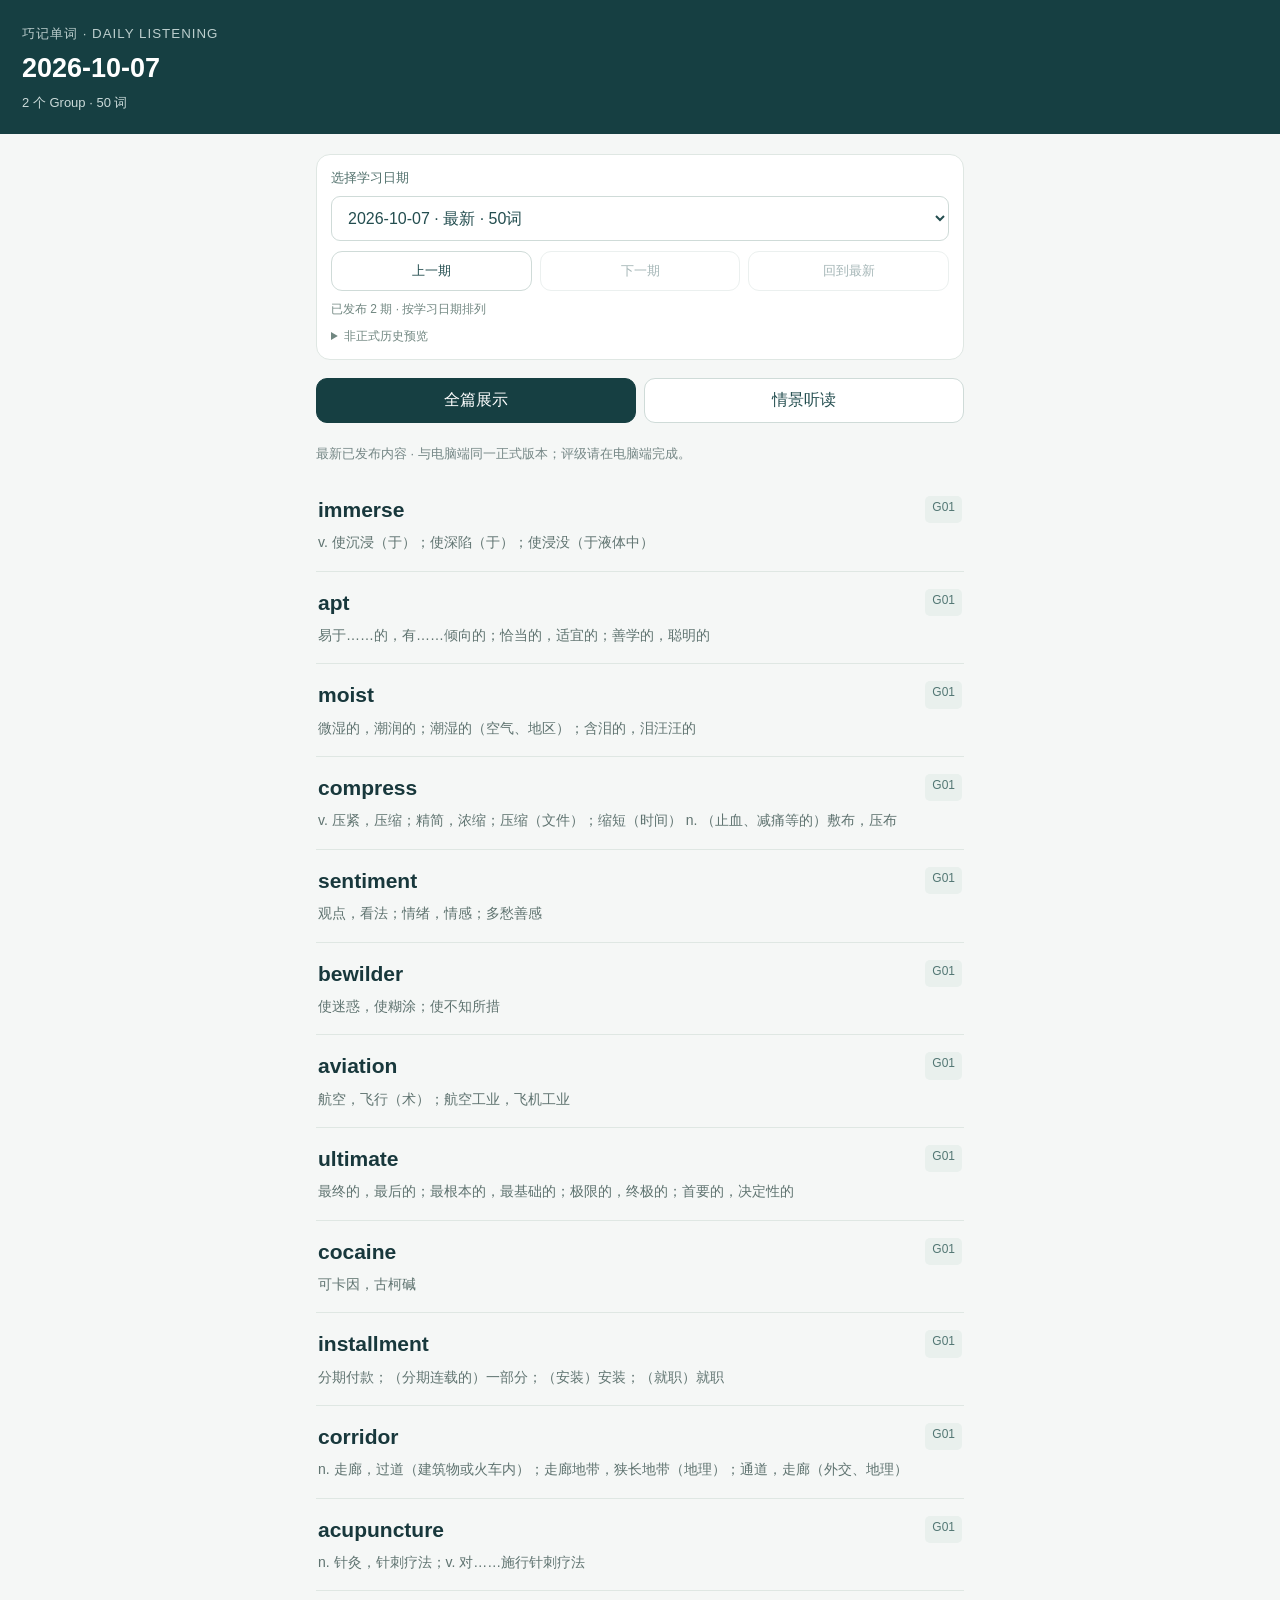
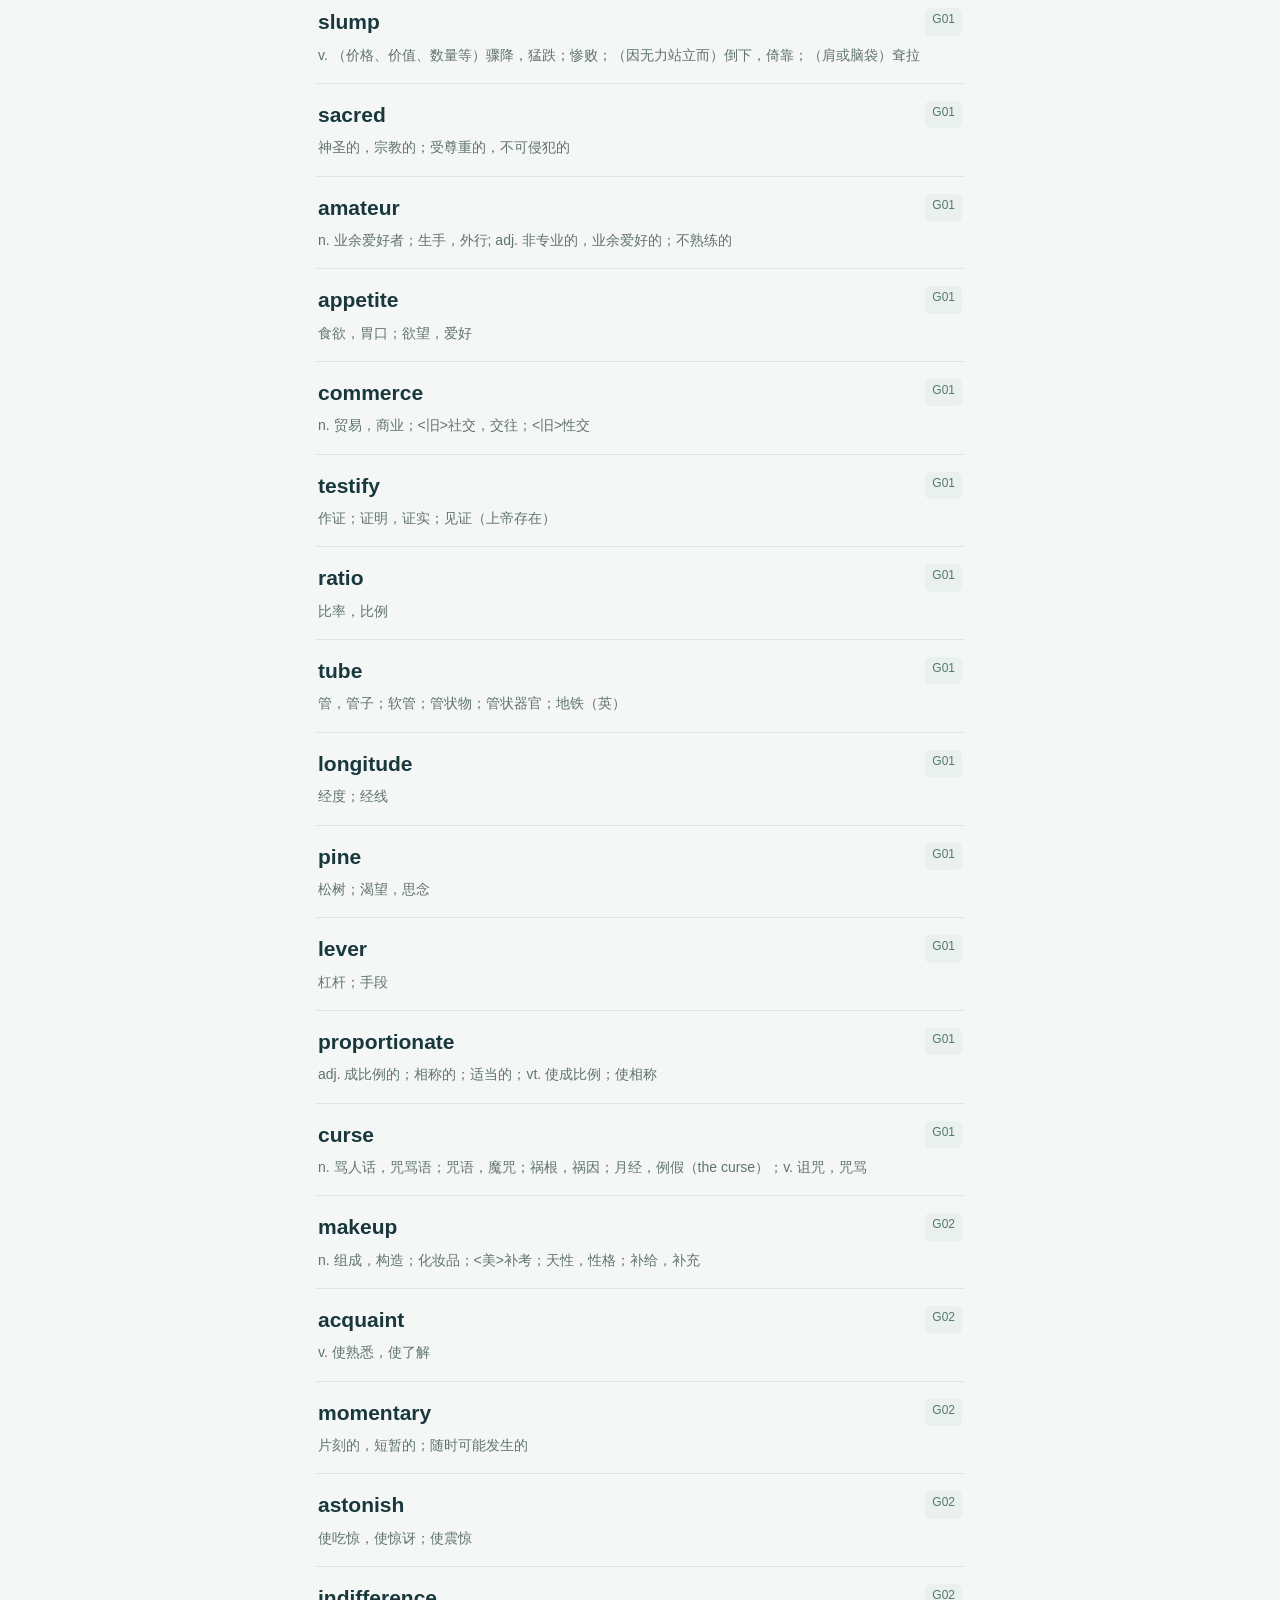
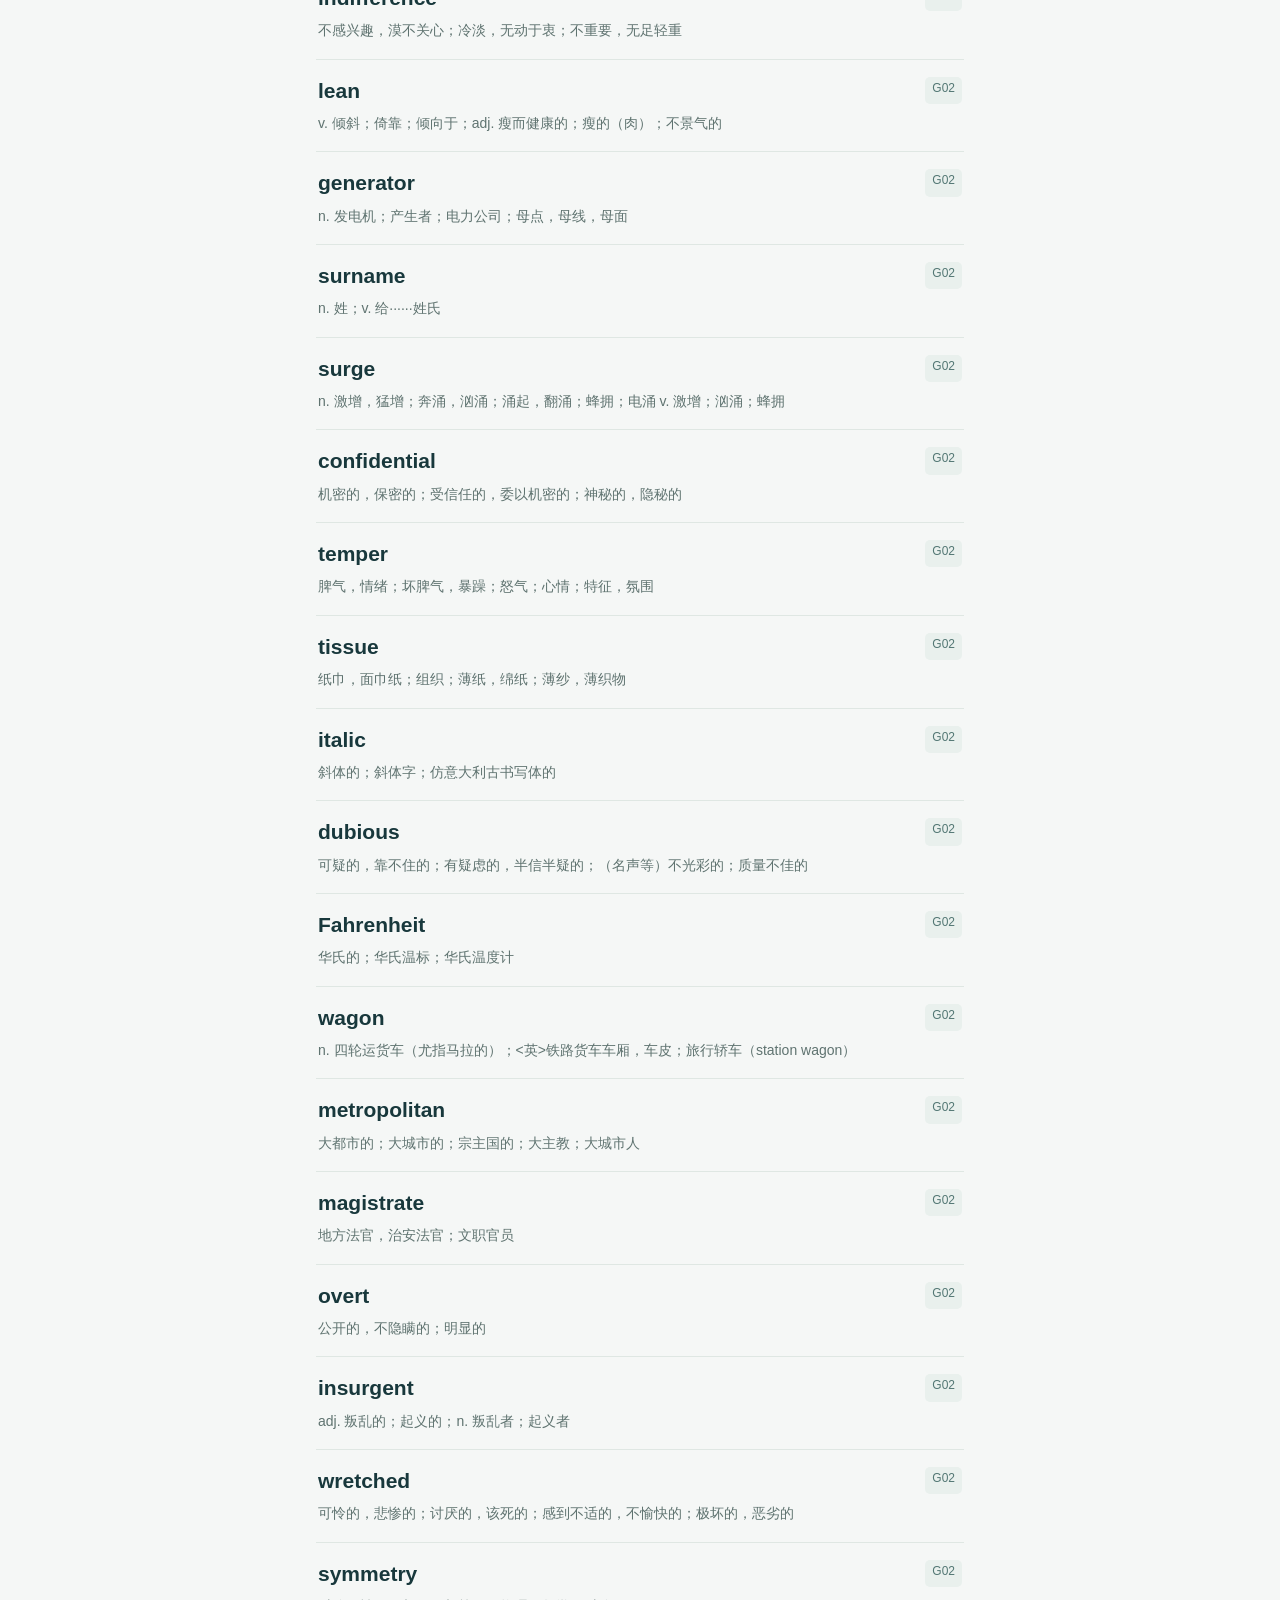
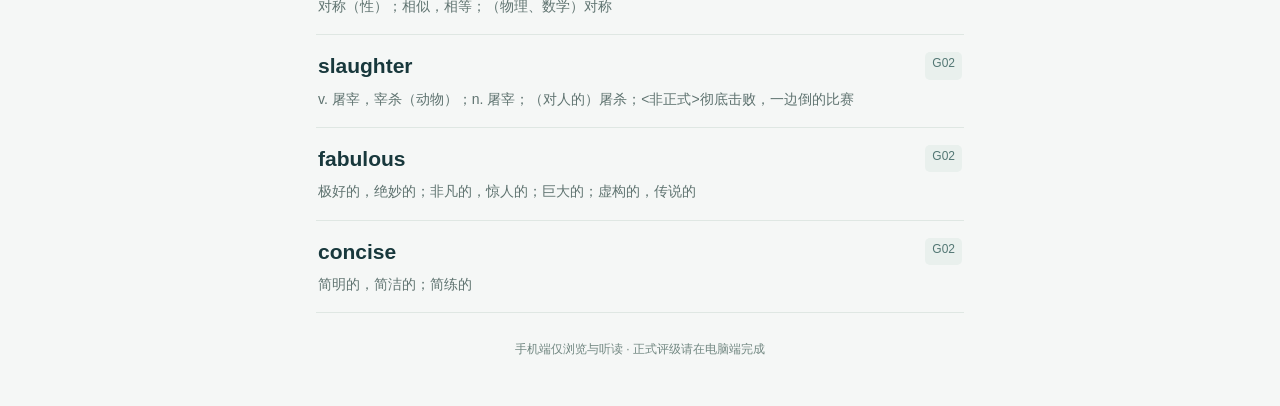
<file: index.html>
<!doctype html>
<html lang="zh-CN"><head><meta charset="utf-8"><meta name="viewport" content="width=device-width,initial-scale=1,viewport-fit=cover"><meta name="theme-color" content="#163f42"><title>巧记单词 · 每日听读</title>
<style>
:root{font-family:-apple-system,BlinkMacSystemFont,"PingFang SC",sans-serif;color:#18383c;background:#f5f7f6;font-synthesis:none}*{box-sizing:border-box}body{margin:0}header{padding:calc(24px + env(safe-area-inset-top)) 22px 22px;background:#163f42;color:#fff}header small{letter-spacing:2px;color:#bccecd}h1{font-size:27px;margin:10px 0}#subtitle{font-size:13px;color:#cbdad9}main{max-width:680px;margin:auto;padding:20px 16px 36px}nav{display:flex;gap:8px;margin-bottom:20px}button,a.button{font:inherit;border:1px solid #cfdbd8;border-radius:11px;background:#fff;color:#234d4f;padding:11px 15px;cursor:pointer;text-decoration:none}button:disabled{opacity:.4}nav button{flex:1}button.active{background:#163f42;color:#fff;border-color:#163f42}.hint{font-size:13px;color:#758786;line-height:1.7;margin:12px 0 20px}.packTag{font-size:12px;color:#537774;background:#e9f0ed;border-radius:5px;padding:4px 7px;white-space:nowrap}.word{display:grid;grid-template-columns:1fr auto;gap:8px;padding:17px 2px;border-bottom:1px solid #dfe7e3}.word b{font-size:21px;line-height:1.3}.word p{grid-column:1/-1;margin:0;font-size:14px;color:#5f7370;line-height:1.6}article{background:white;border-radius:16px;padding:20px;box-shadow:0 3px 14px #1b403b08}article h2{font-size:20px;margin:0 0 9px}article h3{font-size:16px;margin:25px 0 10px;color:#376664}article p{font-size:18px;line-height:2.1;margin:0;color:#314944;overflow-wrap:anywhere}.target{color:#096d72;font-weight:600}.gloss{font-weight:400;font-size:15px;color:#738784}body.hide-gloss .gloss{display:none}.controls{background:white;border:1px solid #e1e9e4;border-radius:16px;padding:16px;margin-top:14px;position:sticky;bottom:calc(8px + env(safe-area-inset-bottom));box-shadow:0 4px 20px #19342f12}audio{display:block;width:100%;margin-bottom:12px}.row{display:flex;align-items:center;justify-content:center;gap:8px;margin:10px 0;flex-wrap:wrap}.row button{padding:9px 12px;font-size:14px}#play{min-width:95px;background:#163f42;color:white}label{font-size:13px;color:#52716d;display:flex;align-items:center;gap:8px}.pack-nav{display:flex;justify-content:space-between;align-items:center;gap:8px;margin:16px 0}.pack-nav span{font-size:13px}#error{color:#935147;white-space:pre-wrap}.foot{font-size:12px;color:#718781;text-align:center;margin-top:28px}.foot a{color:inherit}#playerMessage{font-size:12px;color:#805840;text-align:center}button:focus-visible,a:focus-visible{outline:3px solid #75b3a6;outline-offset:2px}
.date-picker{background:white;border:1px solid #dfe7e3;border-radius:14px;padding:14px;margin-bottom:18px}.date-picker label{display:block;font-weight:600;margin-bottom:9px}.date-picker select{width:100%;font:inherit;font-size:16px;padding:12px;border:1px solid #cfdbd8;border-radius:9px;background:#fff;color:#234d4f}.date-actions{display:flex;gap:8px;margin-top:10px}.date-actions button{flex:1;font-size:13px;padding:10px 7px}.date-meta{font-size:12px;color:#718781;margin:10px 0 0}.date-picker details{font-size:12px;color:#718781;margin-top:10px}.date-picker details a{display:block;padding:8px 0;color:#537774}header small{letter-spacing:1px}#notice{margin-bottom:14px}</style></head><body><header><small>巧记单词 · DAILY LISTENING</small><h1 id="date">每日移动听读</h1><div id="subtitle">正在读取…</div></header><main><section class="date-picker" aria-label="选择学习日期"><label for="studyDate">选择学习日期</label><select id="studyDate" disabled><option>正在读取已发布日期…</option></select><div class="date-actions"><button id="older" disabled>上一期</button><button id="newer" disabled>下一期</button><button id="latestDate" disabled>回到最新</button></div><p id="dateMeta" class="date-meta" aria-live="polite"></p><details id="previewArchive" hidden><summary>非正式历史预览</summary><div id="previewLinks"></div></details></section><nav aria-label="学习模式"><button id="fullTab" class="active" aria-selected="true">全篇展示</button><button id="listenTab" aria-selected="false">情景听读</button></nav><p id="notice" class="hint">次日预习 · 按正式学习顺序浏览；评级请在电脑端完成。</p><div id="error" role="status"></div><section id="overview" aria-label="全部目标词"></section><section id="listening" hidden><div class="pack-nav"><button id="previous">上一 Group</button><span id="packNumber"></span><button id="next">下一 Group</button></div><article><h2 id="packTitle"></h2><div id="scenes"></div></article><div class="controls"><audio id="audio" controls preload="metadata" playsinline></audio><div class="row"><button id="back">−15 秒</button><button id="play">播放</button><button id="forward">+15 秒</button></div><div class="row" aria-label="播放速度"><button data-rate="0.8">0.8×</button><button data-rate="1">1×</button><button data-rate="1.2">1.2×</button><label><input type="checkbox" id="gloss" checked>显示中文释义</label></div><div id="playerMessage" role="status"></div></div></section><p class="foot">手机端仅浏览与听读 · 正式评级请在电脑端完成</p></main>
<script>
'use strict';
const $=id=>document.getElementById(id),audio=$('audio');
const base=new URL(location.pathname.endsWith('/latest/')?'../':'./',location.href);
let data,units=[],index=0,positions={},pref={},entries=[],currentPath,loadId=0,loading=false,restorePosition=0,saveAt=0,refreshAt=0;
try{pref=JSON.parse(localStorage.getItem('daily-listening')||'{}')}catch(e){}
const esc=s=>String(s??'').replace(/[&<>"']/g,c=>({'&':'&amp;','<':'&lt;','>':'&gt;','"':'&quot;',"'":'&#39;'}[c]));
const key=d=>d.date+':'+d.content_hash;
function display(s){let result='',offset=0;for(const match of s.content_markup.matchAll(/\{\{([^{}|]+)\|([^{}|]+)\}\}/g)){const token=match[1].trim()+'（'+match[2].trim()+'）';const at=s.display_content.indexOf(token,offset);if(at<0)throw Error('正式正文与释义不一致。');result+=esc(s.display_content.slice(offset,at))+'<span class="target">'+esc(match[1].trim())+'<span class="gloss">（'+esc(match[2].trim())+'）</span></span>';offset=at+token.length}return result+esc(s.display_content.slice(offset))}
function save(){if(!data||loading||!units[index])return;positions[units[index].group_id]=audio.currentTime||0;const k=key(data);const savedPositions=pref.last_audio_position?.entries||{};savedPositions[k]={...positions};const savedGroups=pref.last_pack?.entries||{};savedGroups[k]=units[index].group_id;pref={last_pack:{date:data.date,content_hash:data.content_hash,group_id:units[index].group_id,entries:savedGroups},last_audio_position:{date:data.date,content_hash:data.content_hash,positions:{...positions},entries:savedPositions},playback_rate:audio.playbackRate||1,show_gloss:$('gloss').checked};try{localStorage.setItem('daily-listening',JSON.stringify(pref))}catch(e){}}
function rate(r){audio.playbackRate=r;document.querySelectorAll('[data-rate]').forEach(b=>b.classList.toggle('active',Number(b.dataset.rate)===r));save()}
function mode(listen){$('overview').hidden=listen;$('listening').hidden=!listen;for(const [id,active] of [['fullTab',!listen],['listenTab',listen]]){$(id).classList.toggle('active',active);$(id).setAttribute('aria-selected',String(active))}}
function pack(i){if(!data)return;if(audio.src)save();audio.pause();index=Math.max(0,Math.min(i,units.length-1));const p=units[index];$('previous').disabled=index===0;$('next').disabled=index===units.length-1;$('packNumber').textContent=`${index+1} / ${units.length}`;$('packTitle').textContent=`${p.group_id} · 本期 ${p.words.length} 词`;$('scenes').innerHTML=p.segments.map(s=>'<h3>'+esc(s.title)+'</h3><p>'+display(s)+'</p>').join('');restorePosition=positions[p.group_id]||0;loading=true;audio.src=new URL(p.audio,new URL(currentPath,base)).href;audio.load();$('playerMessage').textContent='';if('mediaSession' in navigator)navigator.mediaSession.metadata=new MediaMetadata({title:p.group_id+' · '+data.date,artist:'巧记单词',album:'每日移动听读'});}
audio.addEventListener('loadedmetadata',()=>{const pos=restorePosition;loading=false;if(Number.isFinite(audio.duration)&&pos<audio.duration-1)audio.currentTime=pos;rate([.8,1,1.2].includes(Number(pref.playback_rate))?Number(pref.playback_rate):1)});
audio.addEventListener('timeupdate',()=>{if(Date.now()-saveAt>1000){saveAt=Date.now();save()}});audio.addEventListener('seeked',save);audio.addEventListener('pause',()=>{$('play').textContent='播放';save()});audio.addEventListener('play',()=>{$('play').textContent='暂停'});audio.addEventListener('error',()=>{loading=false;$('playerMessage').textContent='音频暂未加载，请检查网络后重试。'});
function seek(delta){if(Number.isFinite(audio.duration)){audio.currentTime=Math.max(0,Math.min(audio.duration,audio.currentTime+delta));save()}}
async function play(){try{await audio.play();$('playerMessage').textContent=''}catch(e){$('playerMessage').textContent='请点击音频控件开始播放。'}}
$('play').onclick=()=>audio.paused?play():audio.pause();$('back').onclick=()=>seek(-15);$('forward').onclick=()=>seek(15);$('previous').onclick=()=>pack(index-1);$('next').onclick=()=>pack(index+1);$('fullTab').onclick=()=>mode(false);$('listenTab').onclick=()=>mode(true);
document.querySelectorAll('[data-rate]').forEach(b=>b.onclick=()=>{pref.playback_rate=Number(b.dataset.rate);rate(pref.playback_rate)});$('gloss').onchange=()=>{document.body.classList.toggle('hide-gloss',!$('gloss').checked);save()};window.addEventListener('pagehide',save);
if('mediaSession' in navigator){for(const [action,handler] of [['play',play],['pause',()=>audio.pause()],['seekbackward',()=>seek(-15)],['seekforward',()=>seek(15)],['previoustrack',()=>pack(index-1)],['nexttrack',()=>pack(index+1)]]){try{navigator.mediaSession.setActionHandler(action,handler)}catch(e){}}try{navigator.mediaSession.setActionHandler('seekto',e=>{audio.currentTime=e.seekTime;save()})}catch(e){}}
function validEntry(m){return m?.schema_version===2&&!m.preview&&/^\d{4}-\d{2}-\d{2}$/.test(m.date)&&m.path===m.date+'/'+m.content_hash+'/'&&/^[a-f0-9]{64}$/.test(m.content_hash)&&/^[a-f0-9]{64}$/.test(m.artifact_hash)}
async function json(path){const url=new URL(path,base);url.searchParams.set('v',Date.now());const r=await fetch(url,{cache:'no-store'});if(!r.ok){const error=Error('内容暂未加载，请检查网络后重试。');error.status=r.status;throw error}return r.json()}
function dates(){const selected=data?.date||entries[0]?.date;$('studyDate').innerHTML=entries.map((e,i)=>'<option value="'+esc(e.date)+'">'+esc(e.date)+(i===0?' · 最新':'')+(e.word_count?' · '+e.word_count+'词':'')+'</option>').join('');$('studyDate').value=selected;const i=entries.findIndex(e=>e.date===selected);$('studyDate').disabled=!entries.length;$('older').disabled=i<0||i>=entries.length-1;$('newer').disabled=i<=0;$('latestDate').disabled=!entries.length||(i===0&&data?.content_hash===entries[0].content_hash);$('dateMeta').textContent=`已发布 ${entries.length} 期 · 按学习日期排列`;}
function address(day,push){const url=new URL(location.href);if(day===entries[0]?.date)url.searchParams.delete('date');else url.searchParams.set('date',day);url.searchParams.delete('v');if(push)history.pushState({},'',url);else history.replaceState({},'',url)}
async function choose(day,push=true){const entry=entries.find(e=>e.date===day);if(!entry)return;const id=++loadId;save();audio.pause();$('error').textContent='';$('dateMeta').textContent='正在读取 '+day+'…';try{const url=new URL(entry.path+'content.json',base);url.searchParams.set('v',entry.artifact_hash);const r=await fetch(url,{cache:'no-store'});if(!r.ok)throw Error('这期内容暂未加载，请稍后重试。');const bytes=await r.arrayBuffer();const hash=Array.from(new Uint8Array(await crypto.subtle.digest('SHA-256',bytes))).map(v=>v.toString(16).padStart(2,'0')).join('');const next=JSON.parse(new TextDecoder().decode(bytes));if(hash!==entry.artifact_hash||next.content_hash!==entry.content_hash||next.session_id!==entry.session_id||next.queue_snapshot_hash!==entry.queue_snapshot_hash||next.date!==entry.date||next.preview||JSON.stringify(next.groups.map(g=>({group_id:g.group_id,group_signature:g.group_signature,active_version:g.active_version,content_hash:g.content_hash})))!==JSON.stringify(entry.groups))throw Error('这期内容正在同步，请稍后重试。');if(id!==loadId)return;loading=true;data=next;units=data.groups;currentPath=entry.path;const k=key(data);positions={...(pref.last_audio_position?.entries?.[k]||(pref.last_audio_position?.date===data.date&&pref.last_audio_position?.content_hash===data.content_hash?pref.last_audio_position.positions:{}))};const lastGroup=pref.last_pack?.entries?.[k]||(pref.last_pack?.date===data.date&&pref.last_pack?.content_hash===data.content_hash?pref.last_pack.group_id:null);const last=units.findIndex(g=>g.group_id===lastGroup);$('date').textContent=data.date;$('subtitle').textContent=`${units.length} 个 Group · ${data.words.length} 词`;$('notice').textContent=(day===entries[0].date?'最新已发布内容':'历史内容回顾')+' · 与电脑端同一正式版本；评级请在电脑端完成。';$('overview').innerHTML=data.words.map(w=>'<div class="word"><b>'+esc(w.word)+'</b><span class="packTag">'+esc(w.group_id)+'</span><p>'+esc(w.translation)+'</p></div>').join('');$('gloss').checked=pref.show_gloss!==false;document.body.classList.toggle('hide-gloss',!$('gloss').checked);pack(last<0?0:last);dates();address(day,push)}catch(e){if(id===loadId){$('error').textContent=e.message;dates()}}}
async function refresh(initial=false){try{const latest=await json('manifest.json');let archive;try{archive=await json('history.json')}catch(e){if(e.status!==404)throw e;archive={entries:[],previews:[]}}const byDate=new Map((archive.entries||[]).filter(validEntry).map(e=>[e.date,e]));if(validEntry(latest))byDate.set(latest.date,latest);entries=Array.from(byDate.values()).sort((a,b)=>b.date.localeCompare(a.date));const previews=(archive.previews||[]).filter(p=>p.preview&&/^\d{4}-\d{2}-\d{2}\/$/.test(p.path));$('previewArchive').hidden=!previews.length;$('previewLinks').innerHTML=previews.map(p=>'<a href="'+esc(new URL(p.path,base).href)+'">'+esc(p.date)+' · 首发预览 · '+p.word_count+'词（非正式每日内容）</a>').join('');refreshAt=Date.now();if(!entries.length){$('notice').textContent='当前仅为首发预览，正式次日内容尚未准备完成。';$('dateMeta').textContent='尚无已发布的正式日期';return}dates();if(initial){const requested=new URL(location.href).searchParams.get('date');await choose(entries.some(e=>e.date===requested)?requested:entries[0].date,false)}else if(!new URL(location.href).searchParams.has('date')&&audio.paused&&data?.content_hash!==entries[0].content_hash){await choose(entries[0].date,false)}}catch(e){$('error').textContent=e.message;$('dateMeta').textContent='请重新打开或刷新页面重试。'}}
$('studyDate').onchange=()=>choose($('studyDate').value);$('older').onclick=()=>{const i=entries.findIndex(e=>e.date===data?.date);if(entries[i+1])choose(entries[i+1].date)};$('newer').onclick=()=>{const i=entries.findIndex(e=>e.date===data?.date);if(i>0)choose(entries[i-1].date)};$('latestDate').onclick=()=>choose(entries[0]?.date);window.addEventListener('popstate',()=>choose(new URL(location.href).searchParams.get('date')||entries[0]?.date,false));document.addEventListener('visibilitychange',()=>{if(document.hidden)save();else if(Date.now()-refreshAt>60000)refresh()});window.addEventListener('pageshow',e=>{if(e.persisted)refresh()});refresh(true);
</script></body></html>
</file>
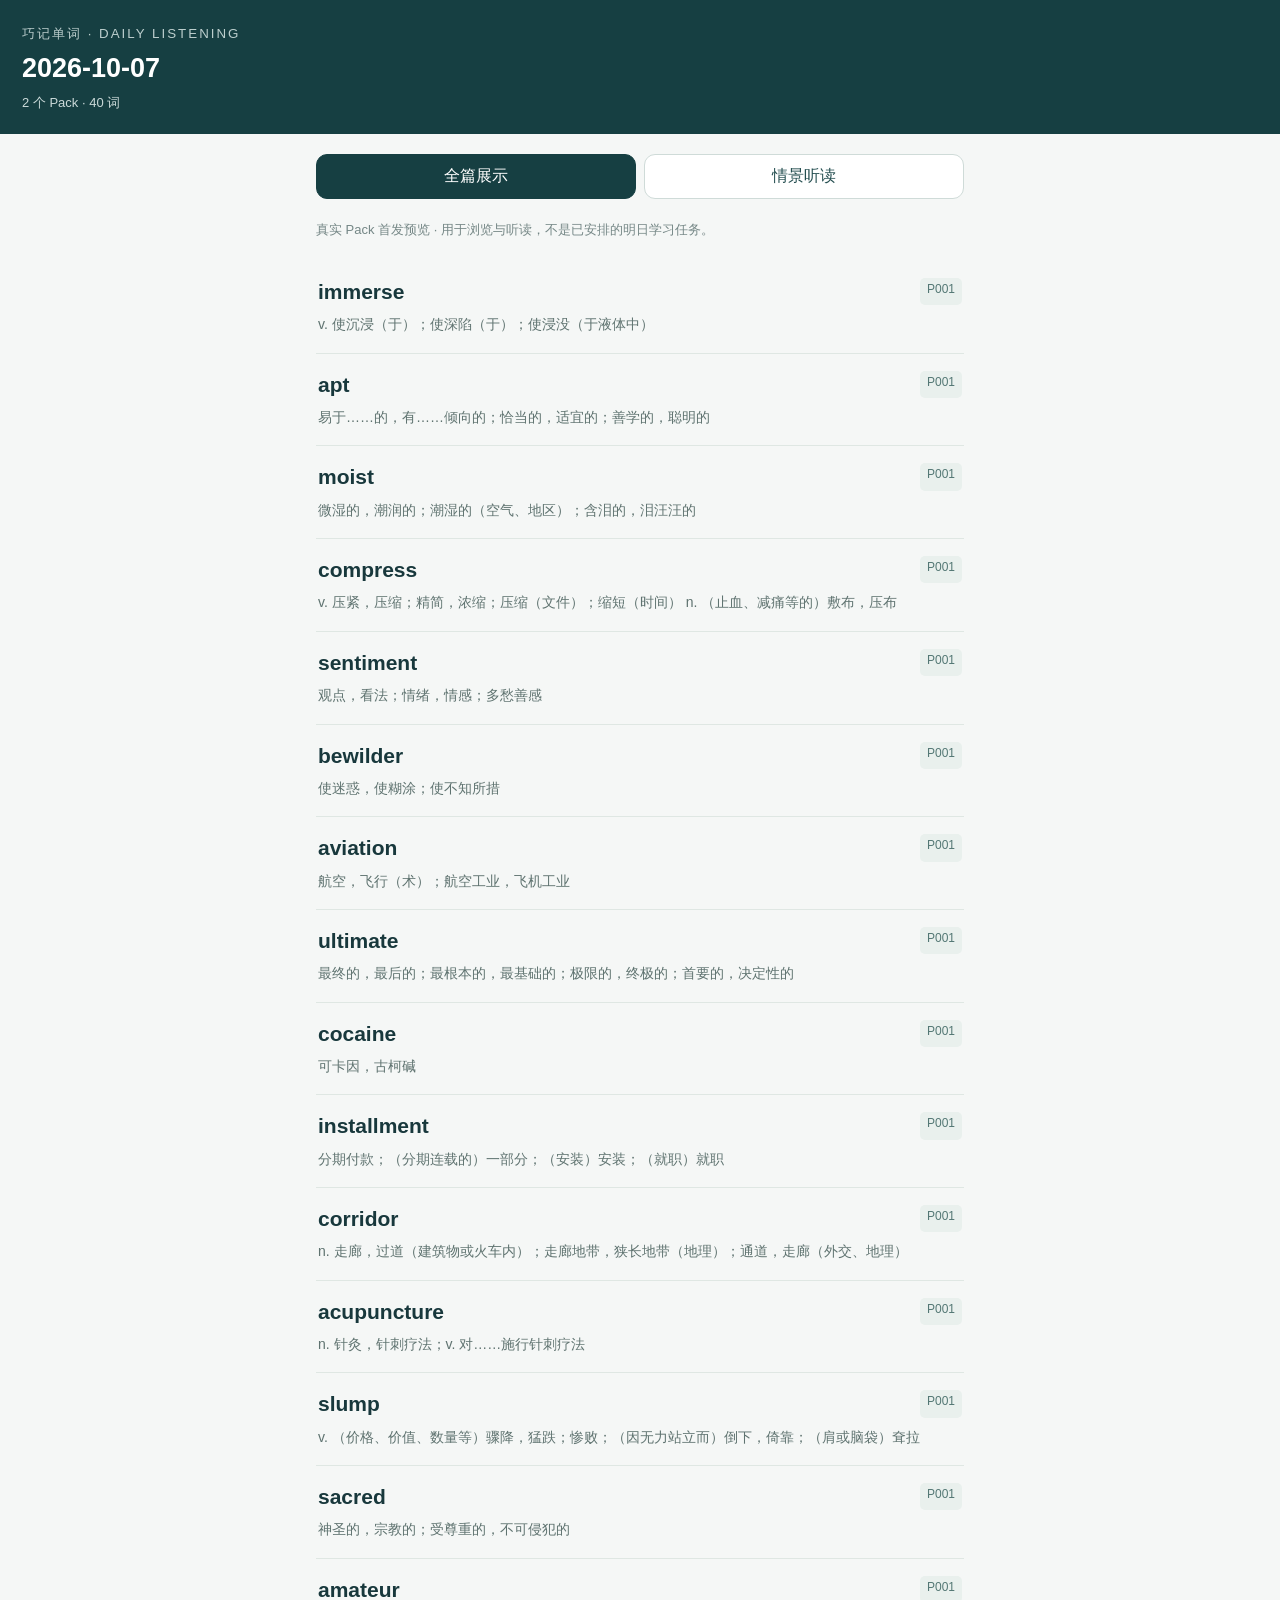
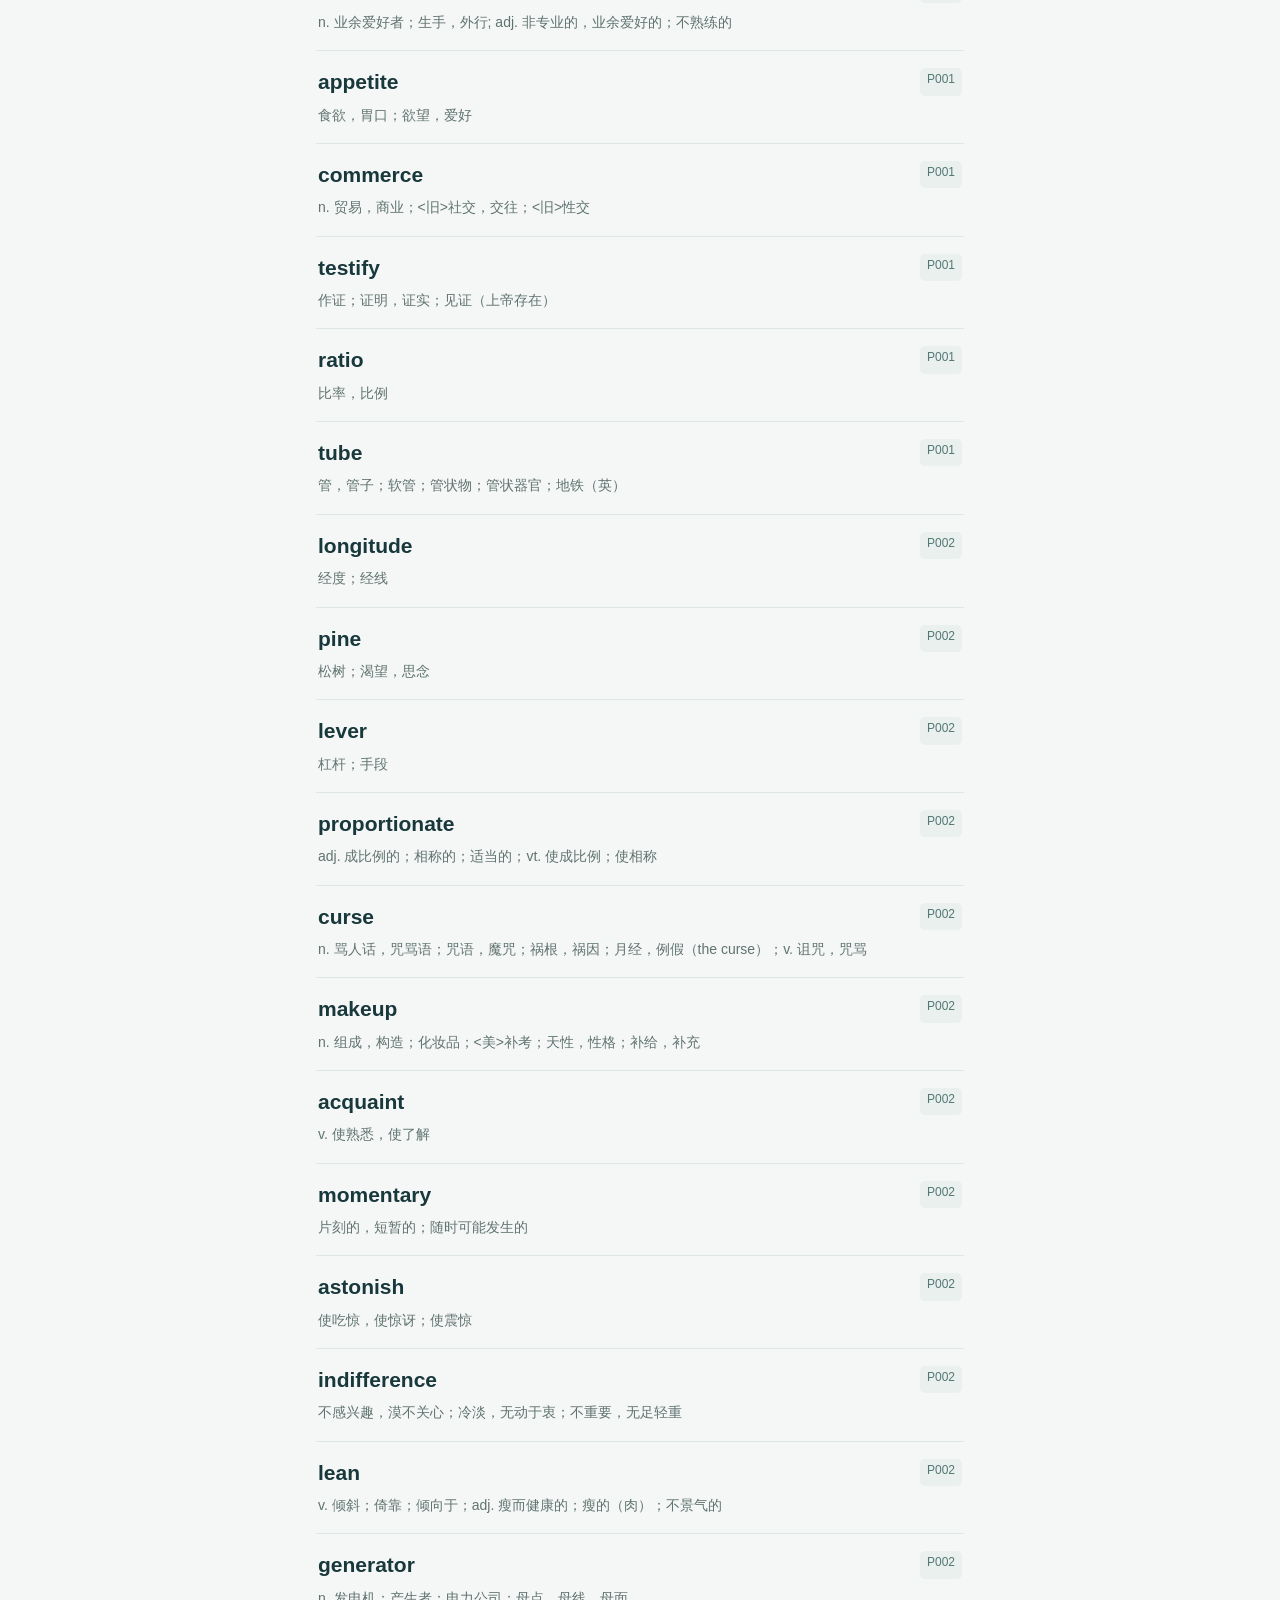
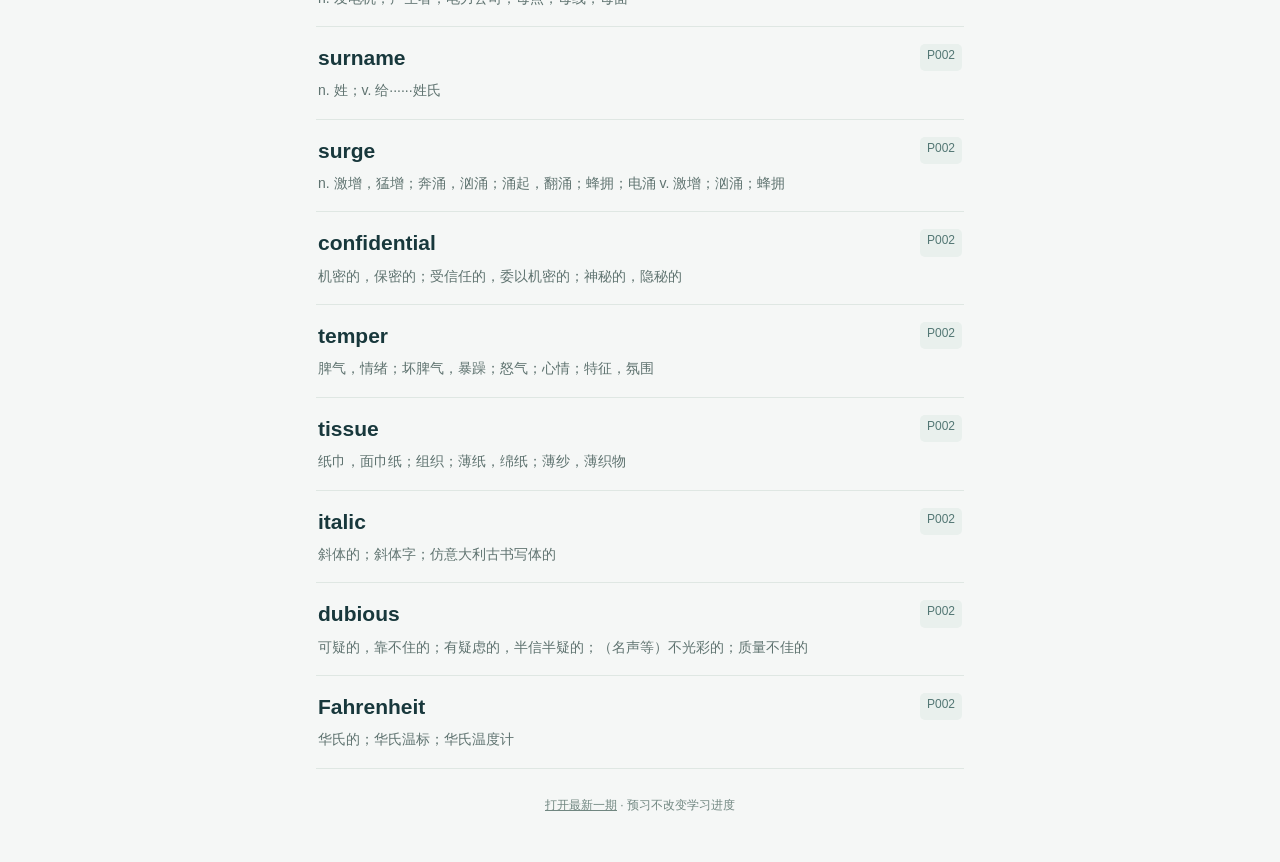
<file: 2026-10-07/index.html>
<!doctype html>
<html lang="zh-CN"><head><meta charset="utf-8"><meta name="viewport" content="width=device-width,initial-scale=1,viewport-fit=cover"><meta name="theme-color" content="#163f42"><title>巧记单词 · 每日听读</title>
<style>
:root{font-family:-apple-system,BlinkMacSystemFont,"PingFang SC",sans-serif;color:#18383c;background:#f5f7f6;font-synthesis:none}*{box-sizing:border-box}body{margin:0}header{padding:calc(24px + env(safe-area-inset-top)) 22px 22px;background:#163f42;color:#fff}header small{letter-spacing:2px;color:#bccecd}h1{font-size:27px;margin:10px 0}#subtitle{font-size:13px;color:#cbdad9}main{max-width:680px;margin:auto;padding:20px 16px 36px}nav{display:flex;gap:8px;margin-bottom:20px}button,a.button{font:inherit;border:1px solid #cfdbd8;border-radius:11px;background:#fff;color:#234d4f;padding:11px 15px;cursor:pointer;text-decoration:none}button:disabled{opacity:.4}nav button{flex:1}button.active{background:#163f42;color:#fff;border-color:#163f42}.hint{font-size:13px;color:#758786;line-height:1.7;margin:12px 0 20px}.packTag{font-size:12px;color:#537774;background:#e9f0ed;border-radius:5px;padding:4px 7px;white-space:nowrap}.word{display:grid;grid-template-columns:1fr auto;gap:8px;padding:17px 2px;border-bottom:1px solid #dfe7e3}.word b{font-size:21px;line-height:1.3}.word p{grid-column:1/-1;margin:0;font-size:14px;color:#5f7370;line-height:1.6}article{background:white;border-radius:16px;padding:20px;box-shadow:0 3px 14px #1b403b08}article h2{font-size:20px;margin:0 0 9px}article h3{font-size:16px;margin:25px 0 10px;color:#376664}article p{font-size:18px;line-height:2.1;margin:0;color:#314944;overflow-wrap:anywhere}.target{color:#096d72;font-weight:600}.gloss{font-weight:400;font-size:15px;color:#738784}body.hide-gloss .gloss{display:none}.controls{background:white;border:1px solid #e1e9e4;border-radius:16px;padding:16px;margin-top:14px;position:sticky;bottom:calc(8px + env(safe-area-inset-bottom));box-shadow:0 4px 20px #19342f12}audio{display:block;width:100%;margin-bottom:12px}.row{display:flex;align-items:center;justify-content:center;gap:8px;margin:10px 0;flex-wrap:wrap}.row button{padding:9px 12px;font-size:14px}#play{min-width:95px;background:#163f42;color:white}label{font-size:13px;color:#52716d;display:flex;align-items:center;gap:8px}.pack-nav{display:flex;justify-content:space-between;align-items:center;gap:8px;margin:16px 0}.pack-nav span{font-size:13px}#error{color:#935147;white-space:pre-wrap}.foot{font-size:12px;color:#718781;text-align:center;margin-top:28px}.foot a{color:inherit}#playerMessage{font-size:12px;color:#805840;text-align:center}button:focus-visible,a:focus-visible{outline:3px solid #75b3a6;outline-offset:2px}
</style></head><body><header><small>巧记单词 · DAILY LISTENING</small><h1 id="date">每日移动听读</h1><div id="subtitle">正在读取…</div></header><main><nav aria-label="学习模式"><button id="fullTab" class="active" aria-selected="true">全篇展示</button><button id="listenTab" aria-selected="false">情景听读</button></nav><p id="notice" class="hint">次日预习 · 按正式学习顺序浏览；评级请在电脑端完成。</p><div id="error" role="status"></div><section id="overview" aria-label="全部目标词"></section><section id="listening" hidden><div class="pack-nav"><button id="previous">上一 Pack</button><span id="packNumber"></span><button id="next">下一 Pack</button></div><article><h2 id="packTitle"></h2><div id="scenes"></div></article><div class="controls"><audio id="audio" controls preload="metadata" playsinline></audio><div class="row"><button id="back">−15 秒</button><button id="play">播放</button><button id="forward">+15 秒</button></div><div class="row" aria-label="播放速度"><button data-rate="0.8">0.8×</button><button data-rate="1">1×</button><button data-rate="1.2">1.2×</button><label><input type="checkbox" id="gloss" checked>显示中文释义</label></div><div id="playerMessage" role="status"></div></div></section><p class="foot"><a href="../latest/">打开最新一期</a> · 预习不改变学习进度</p></main>
<script>
'use strict';
const $=id=>document.getElementById(id),audio=$('audio');
let data,index=0,positions={},pref={},saveAt=0,loading=false,restorePosition=0;
try{pref=JSON.parse(localStorage.getItem('daily-listening')||'{}')}catch(e){}
const esc=s=>String(s??'').replace(/[&<>"']/g,c=>({'&':'&amp;','<':'&lt;','>':'&gt;','"':'&quot;',"'":'&#39;'}[c]));
function save(){if(!data||loading)return;positions[data.packs[index].pack_id]=audio.currentTime||0;const safe={last_pack:{date:data.date,pack_id:data.packs[index].pack_id},last_audio_position:{date:data.date,positions},playback_rate:audio.playbackRate||1,show_gloss:$('gloss').checked};try{localStorage.setItem('daily-listening',JSON.stringify(safe))}catch(e){}}
function rate(r){audio.playbackRate=r;document.querySelectorAll('[data-rate]').forEach(b=>b.classList.toggle('active',Number(b.dataset.rate)===r));save()}
function mode(listen){$('overview').hidden=listen;$('listening').hidden=!listen;for(const [id,active] of [['fullTab',!listen],['listenTab',listen]]){$(id).classList.toggle('active',active);$(id).setAttribute('aria-selected',String(active))}}
function pack(i){if(!data)return;if(audio.src)save();audio.pause();index=Math.max(0,Math.min(i,data.packs.length-1));const p=data.packs[index];$('previous').disabled=index===0;$('next').disabled=index===data.packs.length-1;$('packNumber').textContent=`${index+1} / ${data.packs.length}`;$('packTitle').textContent=`${p.pack_id} · 本期 ${p.words.length} 词`;$('scenes').innerHTML=p.segments.map(s=>'<h3>'+esc(s.title)+'</h3><p>'+esc(s.content_markup).replace(/\{\{([^{}|]+)\|([^{}|]+)\}\}/g,'<span class="target">$1<span class="gloss">（$2）</span></span>')+'</p>').join('');restorePosition=positions[p.pack_id]||0;loading=true;audio.src=new URL(p.audio,location.href).href;audio.load();$('playerMessage').textContent='';if('mediaSession' in navigator){navigator.mediaSession.metadata=new MediaMetadata({title:p.pack_id+' · '+data.date,artist:'巧记单词',album:'每日移动听读'});}save();}
audio.addEventListener('loadedmetadata',()=>{const p=data.packs[index];const pos=restorePosition;loading=false;if(Number.isFinite(audio.duration)&&pos<audio.duration-1)audio.currentTime=pos;rate([.8,1,1.2].includes(Number(pref.playback_rate))?Number(pref.playback_rate):1)});
audio.addEventListener('timeupdate',()=>{if(Date.now()-saveAt>1000){saveAt=Date.now();save()}});
audio.addEventListener('seeked',save);audio.addEventListener('pause',()=>{$('play').textContent='播放';save()});audio.addEventListener('play',()=>{$('play').textContent='暂停'});audio.addEventListener('error',()=>{$('playerMessage').textContent='音频暂未加载，请检查网络后重试。'});
function seek(delta){if(Number.isFinite(audio.duration)){audio.currentTime=Math.max(0,Math.min(audio.duration,audio.currentTime+delta));save()}}
async function play(){try{await audio.play();$('playerMessage').textContent=''}catch(e){$('playerMessage').textContent='请点击音频控件开始播放。'}}
$('play').onclick=()=>audio.paused?play():audio.pause();$('back').onclick=()=>seek(-15);$('forward').onclick=()=>seek(15);$('previous').onclick=()=>pack(index-1);$('next').onclick=()=>pack(index+1);$('fullTab').onclick=()=>mode(false);$('listenTab').onclick=()=>mode(true);
document.querySelectorAll('[data-rate]').forEach(b=>b.onclick=()=>{pref.playback_rate=Number(b.dataset.rate);rate(pref.playback_rate)});$('gloss').onchange=()=>{document.body.classList.toggle('hide-gloss',!$('gloss').checked);save()};window.addEventListener('pagehide',save);document.addEventListener('visibilitychange',()=>{if(document.hidden)save()});
if('mediaSession' in navigator){for(const [action,handler] of [['play',play],['pause',()=>audio.pause()],['seekbackward',()=>seek(-15)],['seekforward',()=>seek(15)],['previoustrack',()=>pack(index-1)],['nexttrack',()=>pack(index+1)]]){try{navigator.mediaSession.setActionHandler(action,handler)}catch(e){}}try{navigator.mediaSession.setActionHandler('seekto',e=>{audio.currentTime=e.seekTime;save()})}catch(e){}}
(async()=>{try{const r=await fetch('content.json',{cache:'no-cache'});if(!r.ok)throw Error('本期内容暂不可用，请稍后重试。');data=await r.json();if(data.schema_version!==1||!data.packs.length)throw Error('本期内容格式异常。');$('date').textContent=data.date;$('subtitle').textContent=`${data.packs.length} 个 Pack · ${data.words.length} 词`;$('notice').textContent=data.preview?'真实 Pack 首发预览 · 用于浏览与听读，不是已安排的明日学习任务。':'次日预习 · 按正式学习顺序浏览；评级请在电脑端完成。';$('overview').innerHTML=data.words.map(w=>'<div class="word"><b>'+esc(w.word)+'</b><span class="packTag">'+esc(w.pack_id)+'</span><p>'+esc(w.translation)+'</p></div>').join('');if(pref.last_audio_position?.date===data.date)positions=pref.last_audio_position.positions||{};const last=pref.last_pack?.date===data.date?data.packs.findIndex(p=>p.pack_id===pref.last_pack.pack_id):0;$('gloss').checked=pref.show_gloss!==false;document.body.classList.toggle('hide-gloss',!$('gloss').checked);pack(last<0?0:last)}catch(e){$('subtitle').textContent='请稍后重试';$('error').textContent=e.message}})();
</script></body></html>
</file>
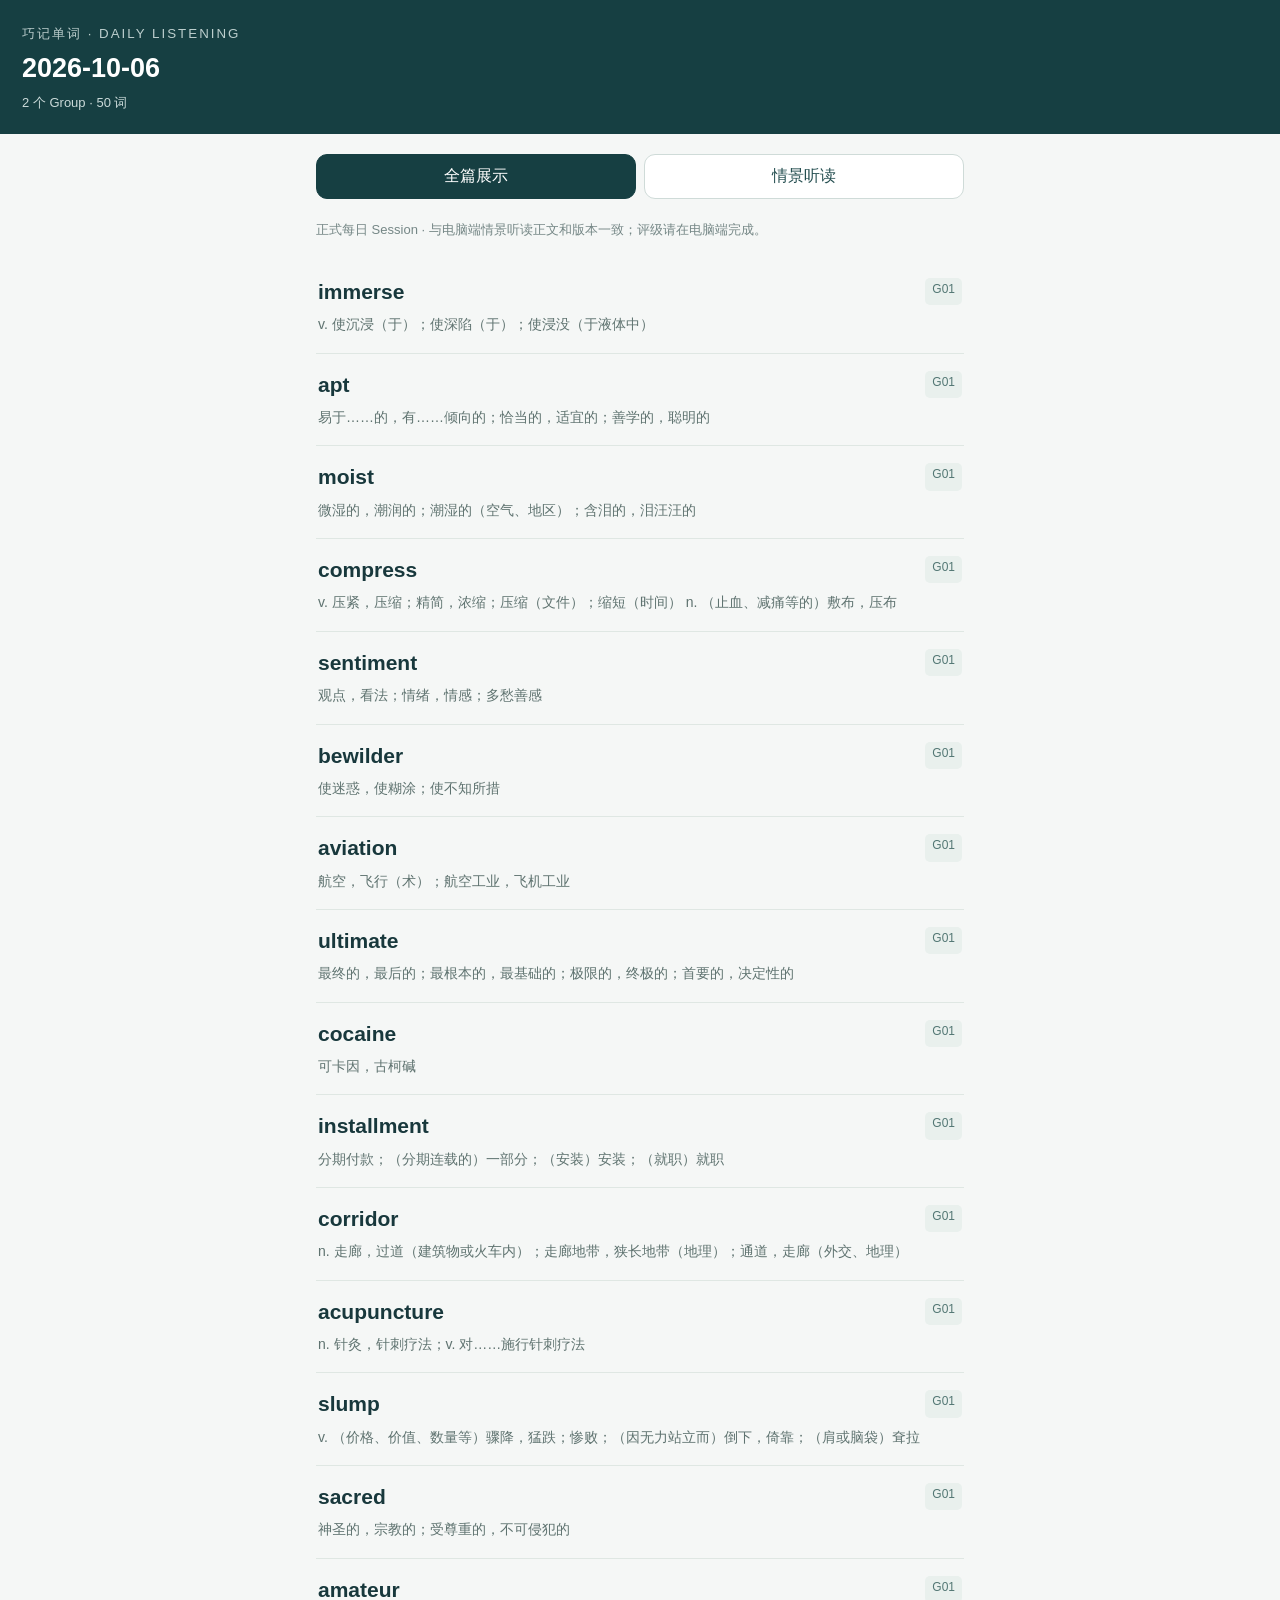
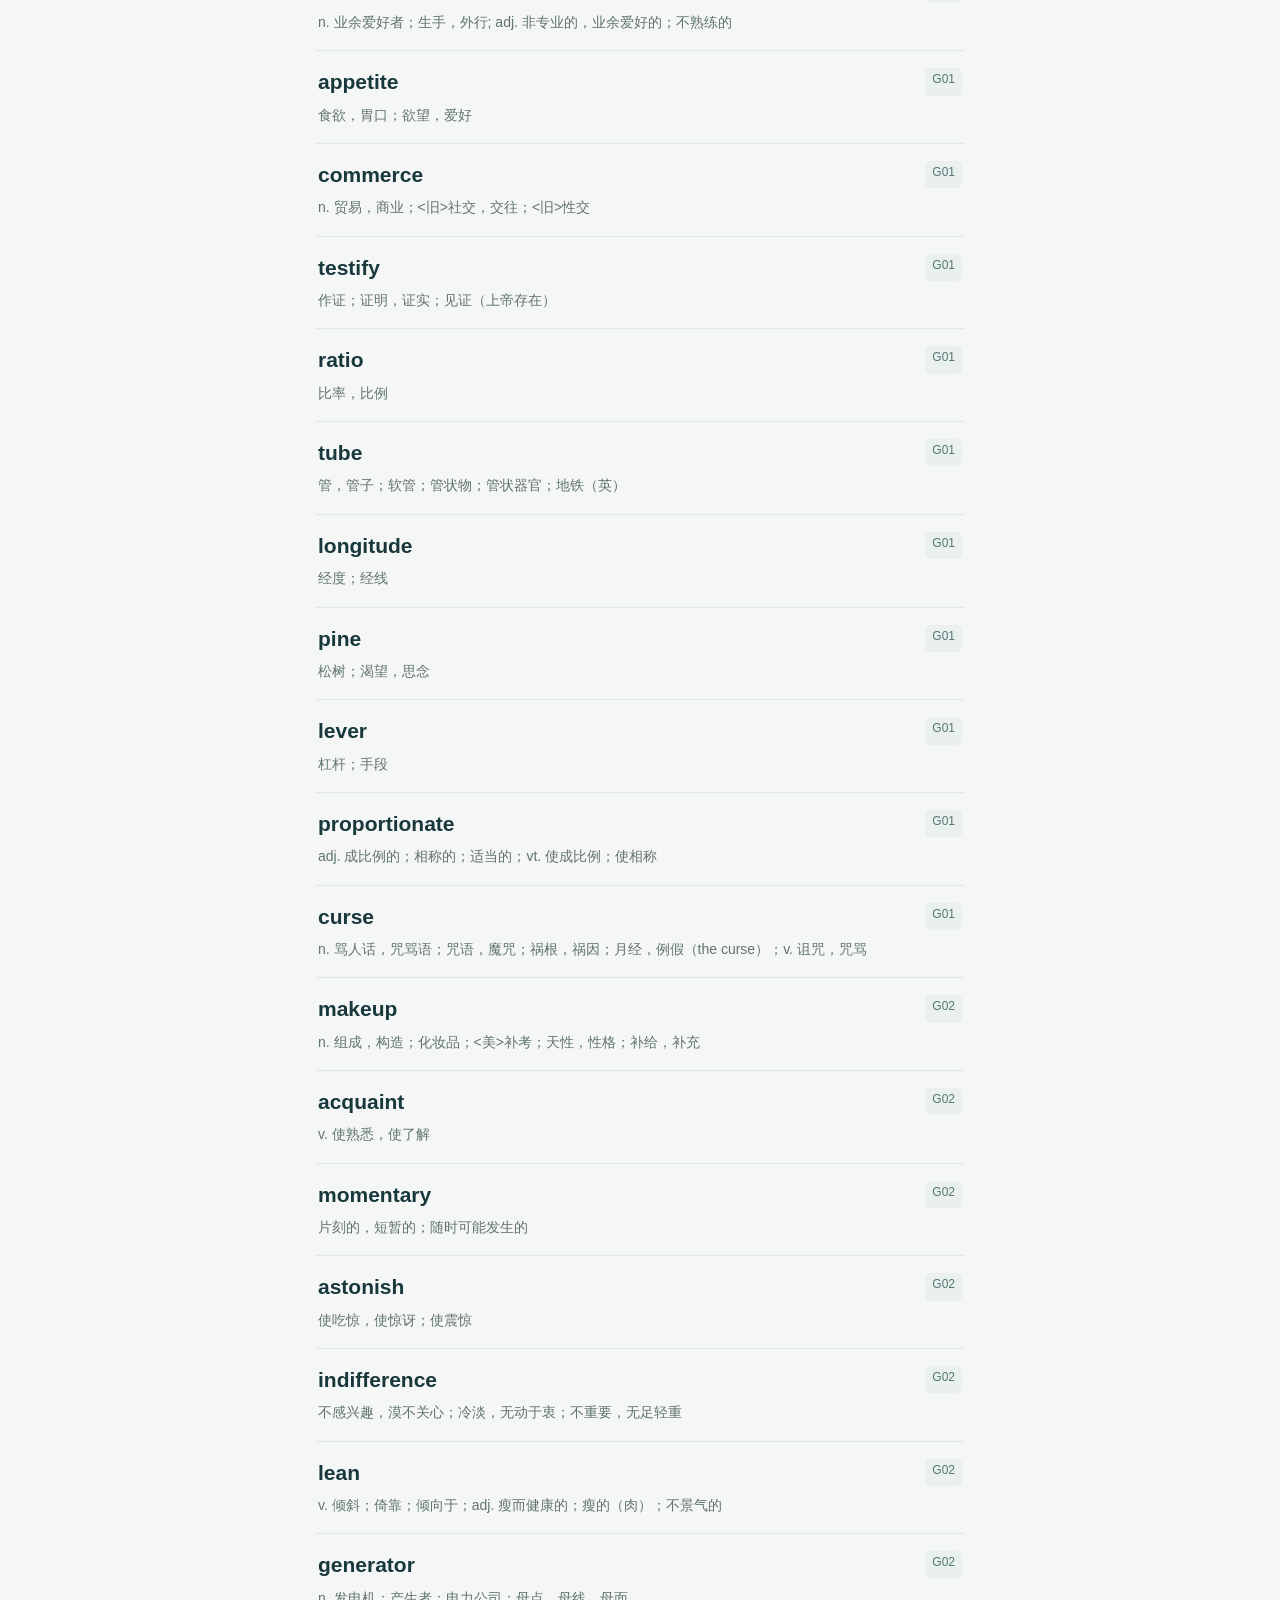
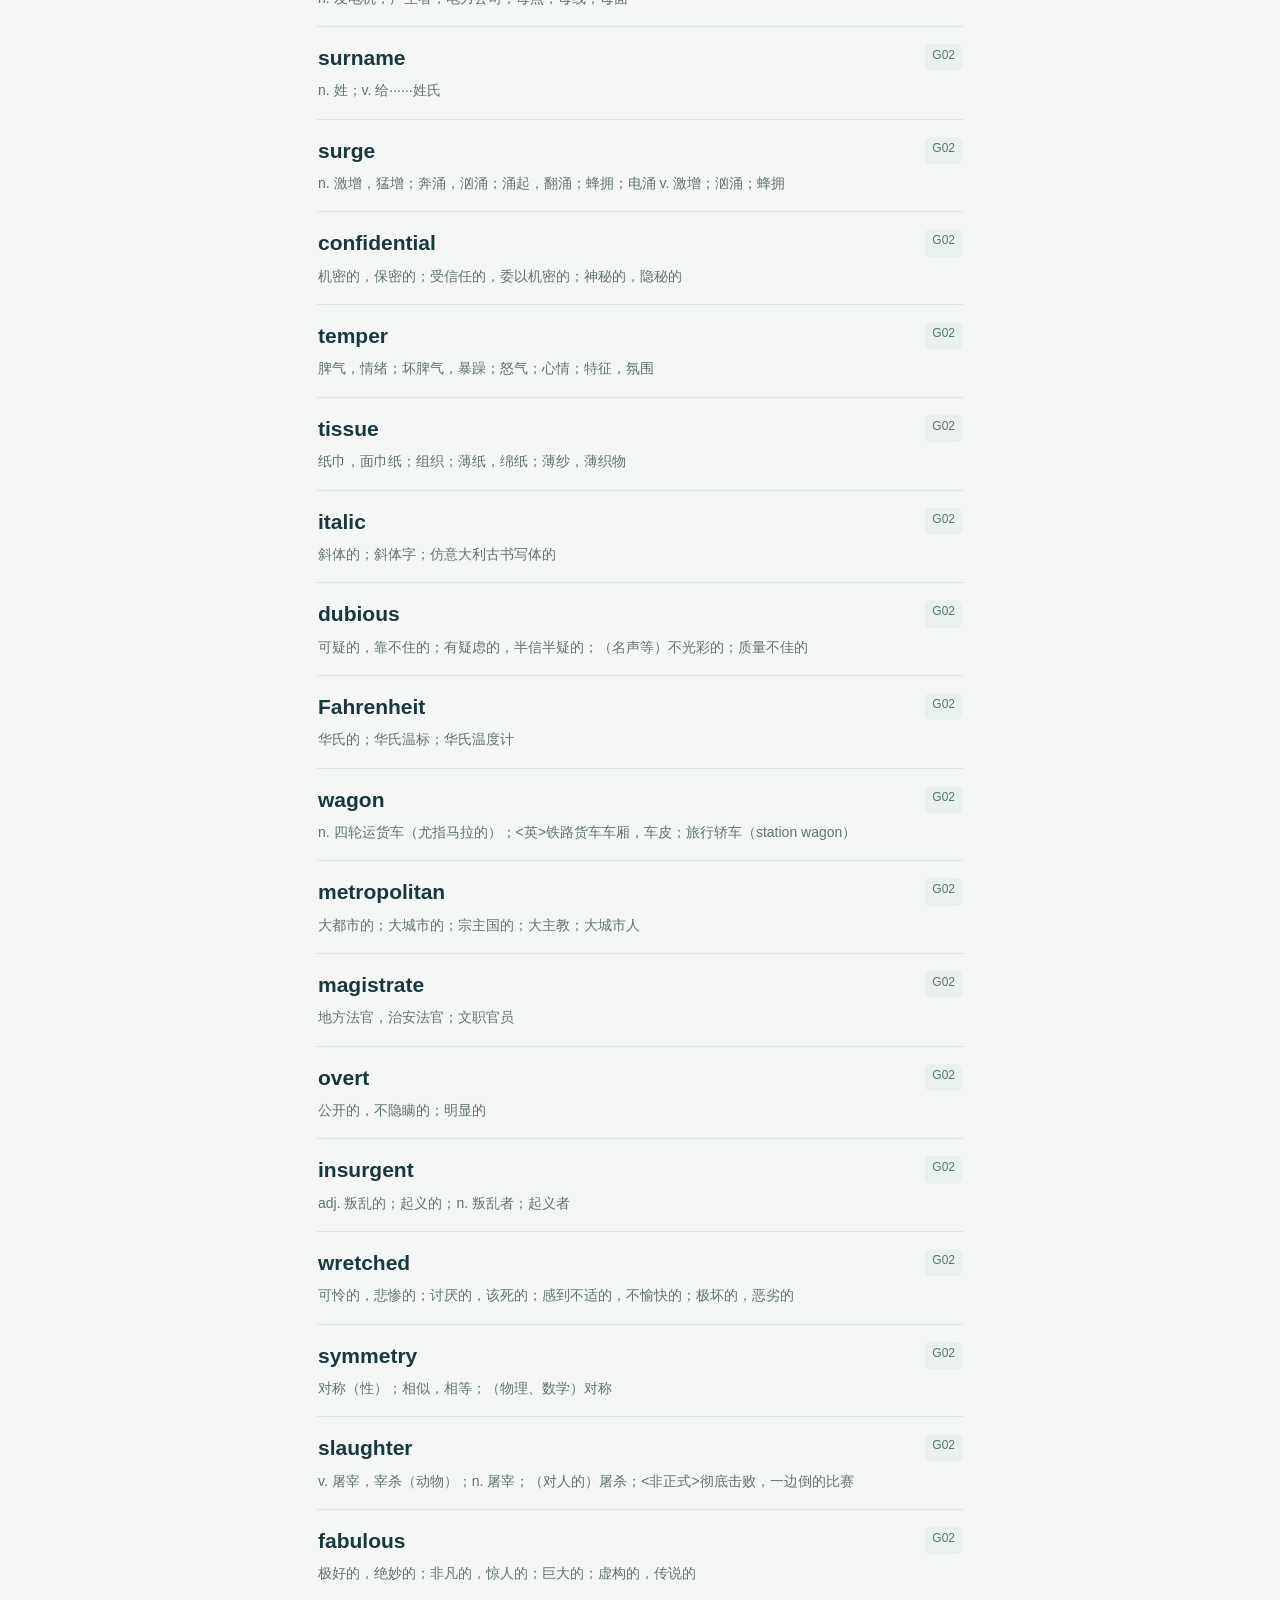
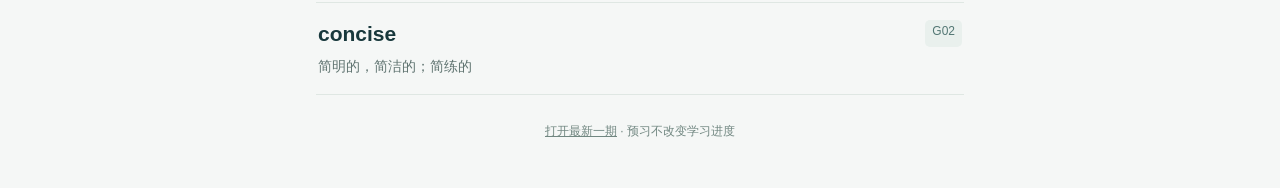
<file: 2026-10-06/f74c5e8cbb646586fd59ef0b85671dec37166341127fa0ee1adb2a6d4114465d/index.html>
<!doctype html>
<html lang="zh-CN"><head><meta charset="utf-8"><meta name="viewport" content="width=device-width,initial-scale=1,viewport-fit=cover"><meta name="theme-color" content="#163f42"><title>巧记单词 · 每日听读</title>
<style>
:root{font-family:-apple-system,BlinkMacSystemFont,"PingFang SC",sans-serif;color:#18383c;background:#f5f7f6;font-synthesis:none}*{box-sizing:border-box}body{margin:0}header{padding:calc(24px + env(safe-area-inset-top)) 22px 22px;background:#163f42;color:#fff}header small{letter-spacing:2px;color:#bccecd}h1{font-size:27px;margin:10px 0}#subtitle{font-size:13px;color:#cbdad9}main{max-width:680px;margin:auto;padding:20px 16px 36px}nav{display:flex;gap:8px;margin-bottom:20px}button,a.button{font:inherit;border:1px solid #cfdbd8;border-radius:11px;background:#fff;color:#234d4f;padding:11px 15px;cursor:pointer;text-decoration:none}button:disabled{opacity:.4}nav button{flex:1}button.active{background:#163f42;color:#fff;border-color:#163f42}.hint{font-size:13px;color:#758786;line-height:1.7;margin:12px 0 20px}.packTag{font-size:12px;color:#537774;background:#e9f0ed;border-radius:5px;padding:4px 7px;white-space:nowrap}.word{display:grid;grid-template-columns:1fr auto;gap:8px;padding:17px 2px;border-bottom:1px solid #dfe7e3}.word b{font-size:21px;line-height:1.3}.word p{grid-column:1/-1;margin:0;font-size:14px;color:#5f7370;line-height:1.6}article{background:white;border-radius:16px;padding:20px;box-shadow:0 3px 14px #1b403b08}article h2{font-size:20px;margin:0 0 9px}article h3{font-size:16px;margin:25px 0 10px;color:#376664}article p{font-size:18px;line-height:2.1;margin:0;color:#314944;overflow-wrap:anywhere}.target{color:#096d72;font-weight:600}.gloss{font-weight:400;font-size:15px;color:#738784}body.hide-gloss .gloss{display:none}.controls{background:white;border:1px solid #e1e9e4;border-radius:16px;padding:16px;margin-top:14px;position:sticky;bottom:calc(8px + env(safe-area-inset-bottom));box-shadow:0 4px 20px #19342f12}audio{display:block;width:100%;margin-bottom:12px}.row{display:flex;align-items:center;justify-content:center;gap:8px;margin:10px 0;flex-wrap:wrap}.row button{padding:9px 12px;font-size:14px}#play{min-width:95px;background:#163f42;color:white}label{font-size:13px;color:#52716d;display:flex;align-items:center;gap:8px}.pack-nav{display:flex;justify-content:space-between;align-items:center;gap:8px;margin:16px 0}.pack-nav span{font-size:13px}#error{color:#935147;white-space:pre-wrap}.foot{font-size:12px;color:#718781;text-align:center;margin-top:28px}.foot a{color:inherit}#playerMessage{font-size:12px;color:#805840;text-align:center}button:focus-visible,a:focus-visible{outline:3px solid #75b3a6;outline-offset:2px}
</style></head><body><header><small>巧记单词 · DAILY LISTENING</small><h1 id="date">每日移动听读</h1><div id="subtitle">正在读取…</div></header><main><nav aria-label="学习模式"><button id="fullTab" class="active" aria-selected="true">全篇展示</button><button id="listenTab" aria-selected="false">情景听读</button></nav><p id="notice" class="hint">次日预习 · 按正式学习顺序浏览；评级请在电脑端完成。</p><div id="error" role="status"></div><section id="overview" aria-label="全部目标词"></section><section id="listening" hidden><div class="pack-nav"><button id="previous">上一 Group</button><span id="packNumber"></span><button id="next">下一 Group</button></div><article><h2 id="packTitle"></h2><div id="scenes"></div></article><div class="controls"><audio id="audio" controls preload="metadata" playsinline></audio><div class="row"><button id="back">−15 秒</button><button id="play">播放</button><button id="forward">+15 秒</button></div><div class="row" aria-label="播放速度"><button data-rate="0.8">0.8×</button><button data-rate="1">1×</button><button data-rate="1.2">1.2×</button><label><input type="checkbox" id="gloss" checked>显示中文释义</label></div><div id="playerMessage" role="status"></div></div></section><p class="foot"><a href="/latest/">打开最新一期</a> · 预习不改变学习进度</p></main>
<script>
'use strict';
const $=id=>document.getElementById(id),audio=$('audio');
let data,units,index=0,positions={},pref={},saveAt=0,loading=false,restorePosition=0;
try{pref=JSON.parse(localStorage.getItem('daily-listening')||'{}')}catch(e){}
const esc=s=>String(s??'').replace(/[&<>"']/g,c=>({'&':'&amp;','<':'&lt;','>':'&gt;','"':'&quot;',"'":'&#39;'}[c]));
function display(s){let result='',offset=0;for(const match of s.content_markup.matchAll(/\{\{([^{}|]+)\|([^{}|]+)\}\}/g)){const token=match[1].trim()+'（'+match[2].trim()+'）';const at=s.display_content.indexOf(token,offset);if(at<0)throw Error('正式正文与释义不一致。');result+=esc(s.display_content.slice(offset,at))+'<span class="target">'+esc(match[1].trim())+'<span class="gloss">（'+esc(match[2].trim())+'）</span></span>';offset=at+token.length}return result+esc(s.display_content.slice(offset))}
function save(){if(!data||loading)return;positions[units[index].group_id]=audio.currentTime||0;const safe={last_pack:{date:data.date,content_hash:data.content_hash,group_id:units[index].group_id},last_audio_position:{date:data.date,content_hash:data.content_hash,positions},playback_rate:audio.playbackRate||1,show_gloss:$('gloss').checked};try{localStorage.setItem('daily-listening',JSON.stringify(safe))}catch(e){}}
function rate(r){audio.playbackRate=r;document.querySelectorAll('[data-rate]').forEach(b=>b.classList.toggle('active',Number(b.dataset.rate)===r));save()}
function mode(listen){$('overview').hidden=listen;$('listening').hidden=!listen;for(const [id,active] of [['fullTab',!listen],['listenTab',listen]]){$(id).classList.toggle('active',active);$(id).setAttribute('aria-selected',String(active))}}
function pack(i){if(!data)return;if(audio.src)save();audio.pause();index=Math.max(0,Math.min(i,units.length-1));const p=units[index];$('previous').disabled=index===0;$('next').disabled=index===units.length-1;$('packNumber').textContent=`${index+1} / ${units.length}`;$('packTitle').textContent=`${p.group_id} · 本期 ${p.words.length} 词`;$('scenes').innerHTML=p.segments.map(s=>'<h3>'+esc(s.title)+'</h3><p>'+display(s)+'</p>').join('');restorePosition=positions[p.group_id]||0;loading=true;audio.src=new URL(p.audio,location.href).href;audio.load();$('playerMessage').textContent='';if('mediaSession' in navigator){navigator.mediaSession.metadata=new MediaMetadata({title:p.group_id+' · '+data.date,artist:'巧记单词',album:'每日移动听读'});}save();}
audio.addEventListener('loadedmetadata',()=>{const p=units[index];const pos=restorePosition;loading=false;if(Number.isFinite(audio.duration)&&pos<audio.duration-1)audio.currentTime=pos;rate([.8,1,1.2].includes(Number(pref.playback_rate))?Number(pref.playback_rate):1)});
audio.addEventListener('timeupdate',()=>{if(Date.now()-saveAt>1000){saveAt=Date.now();save()}});
audio.addEventListener('seeked',save);audio.addEventListener('pause',()=>{$('play').textContent='播放';save()});audio.addEventListener('play',()=>{$('play').textContent='暂停'});audio.addEventListener('error',()=>{$('playerMessage').textContent='音频暂未加载，请检查网络后重试。'});
function seek(delta){if(Number.isFinite(audio.duration)){audio.currentTime=Math.max(0,Math.min(audio.duration,audio.currentTime+delta));save()}}
async function play(){try{await audio.play();$('playerMessage').textContent=''}catch(e){$('playerMessage').textContent='请点击音频控件开始播放。'}}
$('play').onclick=()=>audio.paused?play():audio.pause();$('back').onclick=()=>seek(-15);$('forward').onclick=()=>seek(15);$('previous').onclick=()=>pack(index-1);$('next').onclick=()=>pack(index+1);$('fullTab').onclick=()=>mode(false);$('listenTab').onclick=()=>mode(true);
document.querySelectorAll('[data-rate]').forEach(b=>b.onclick=()=>{pref.playback_rate=Number(b.dataset.rate);rate(pref.playback_rate)});$('gloss').onchange=()=>{document.body.classList.toggle('hide-gloss',!$('gloss').checked);save()};window.addEventListener('pagehide',save);document.addEventListener('visibilitychange',()=>{if(document.hidden)save()});
if('mediaSession' in navigator){for(const [action,handler] of [['play',play],['pause',()=>audio.pause()],['seekbackward',()=>seek(-15)],['seekforward',()=>seek(15)],['previoustrack',()=>pack(index-1)],['nexttrack',()=>pack(index+1)]]){try{navigator.mediaSession.setActionHandler(action,handler)}catch(e){}}try{navigator.mediaSession.setActionHandler('seekto',e=>{audio.currentTime=e.seekTime;save()})}catch(e){}}
(async()=>{try{const r=await fetch('content.json',{cache:'no-cache'});if(!r.ok)throw Error('本期内容暂不可用，请稍后重试。');data=await r.json();units=data.groups||data.packs?.map(p=>({...p,group_id:p.pack_id}));if(![1,2].includes(data.schema_version)||!units?.length)throw Error('本期内容格式异常。');$('date').textContent=data.date;$('subtitle').textContent=`${units.length} 个 Group · ${data.words.length} 词`;$('notice').textContent=data.preview?'当前仅为首发预览，正式次日内容尚未准备完成。':'正式每日 Session · 与电脑端情景听读正文和版本一致；评级请在电脑端完成。';$('overview').innerHTML=data.words.map(w=>'<div class="word"><b>'+esc(w.word)+'</b><span class="packTag">'+esc(w.group_id)+'</span><p>'+esc(w.translation)+'</p></div>').join('');if(pref.last_audio_position?.date===data.date&&pref.last_audio_position?.content_hash===data.content_hash)positions=pref.last_audio_position.positions||{};const last=pref.last_pack?.date===data.date&&pref.last_pack?.content_hash===data.content_hash?units.findIndex(p=>p.group_id===pref.last_pack.group_id):0;$('gloss').checked=pref.show_gloss!==false;document.body.classList.toggle('hide-gloss',!$('gloss').checked);pack(last<0?0:last)}catch(e){$('subtitle').textContent='请稍后重试';$('error').textContent=e.message}})();
</script></body></html>
</file>
